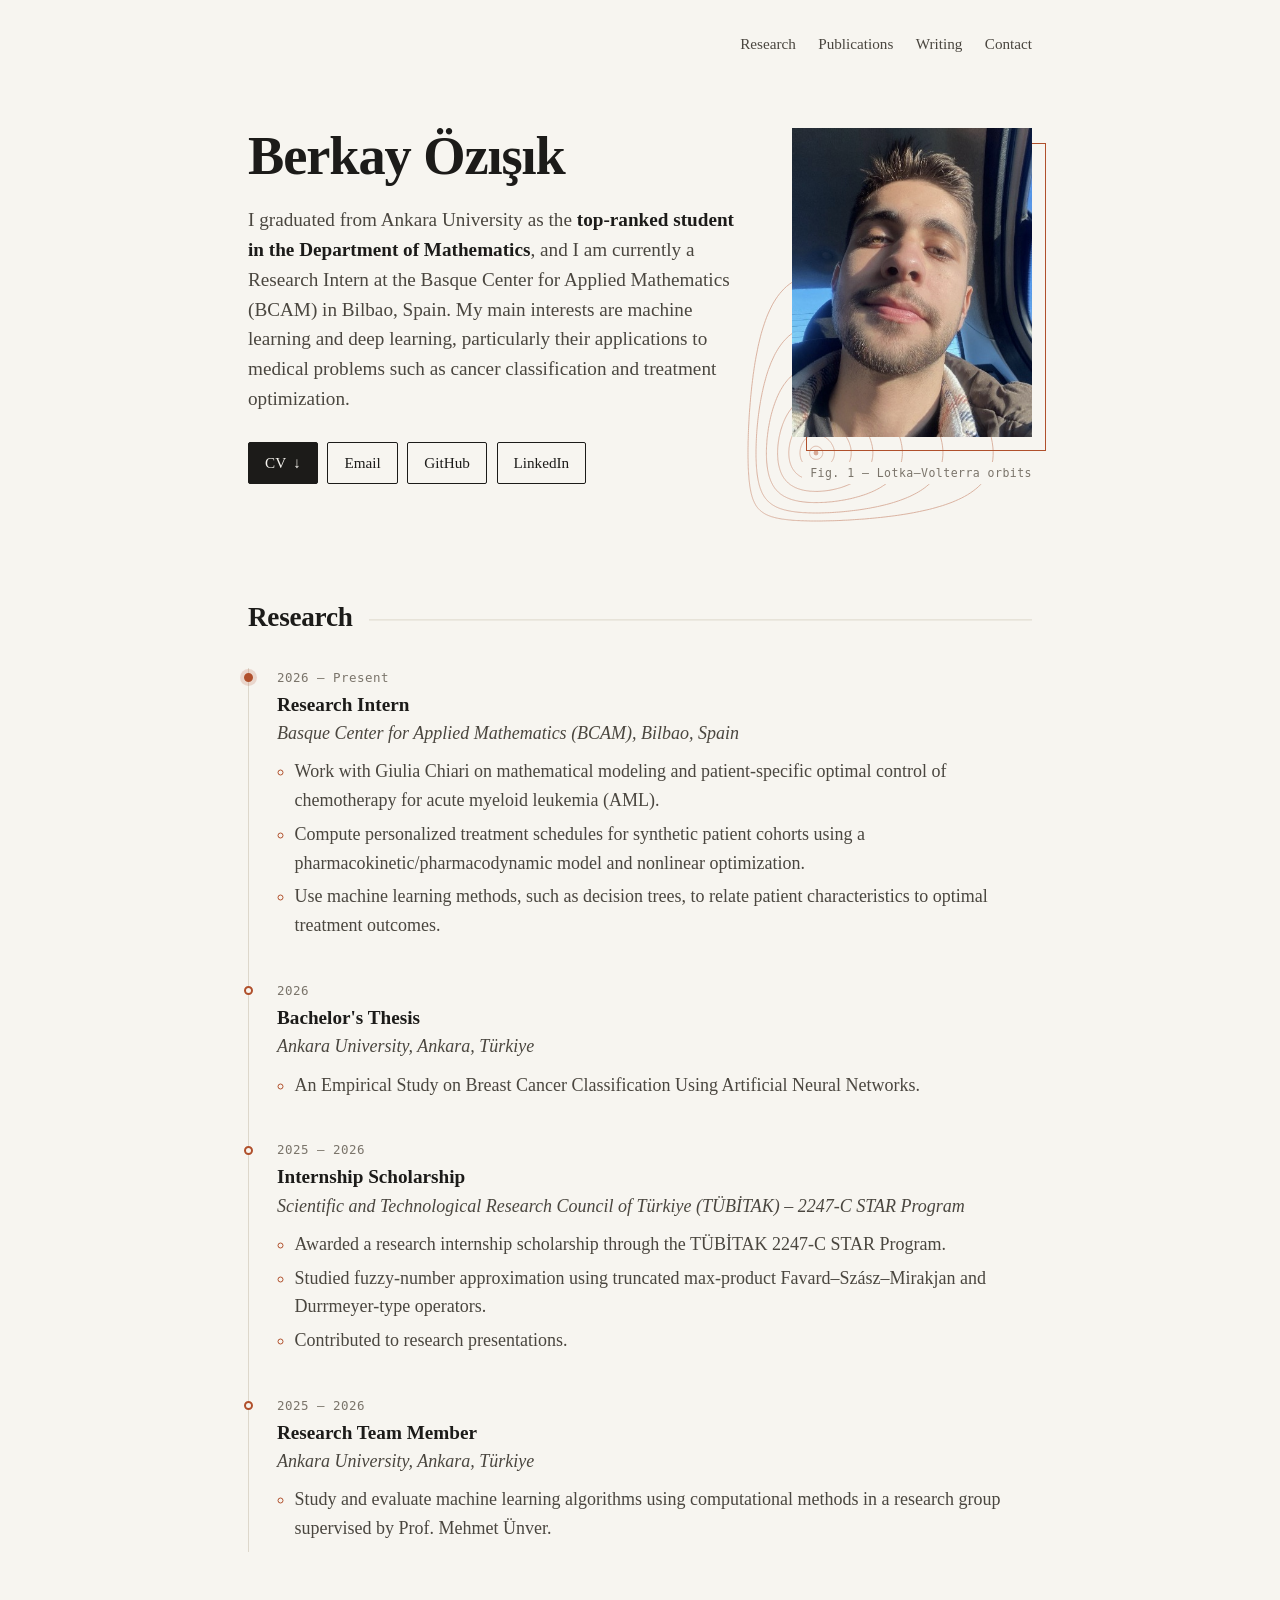
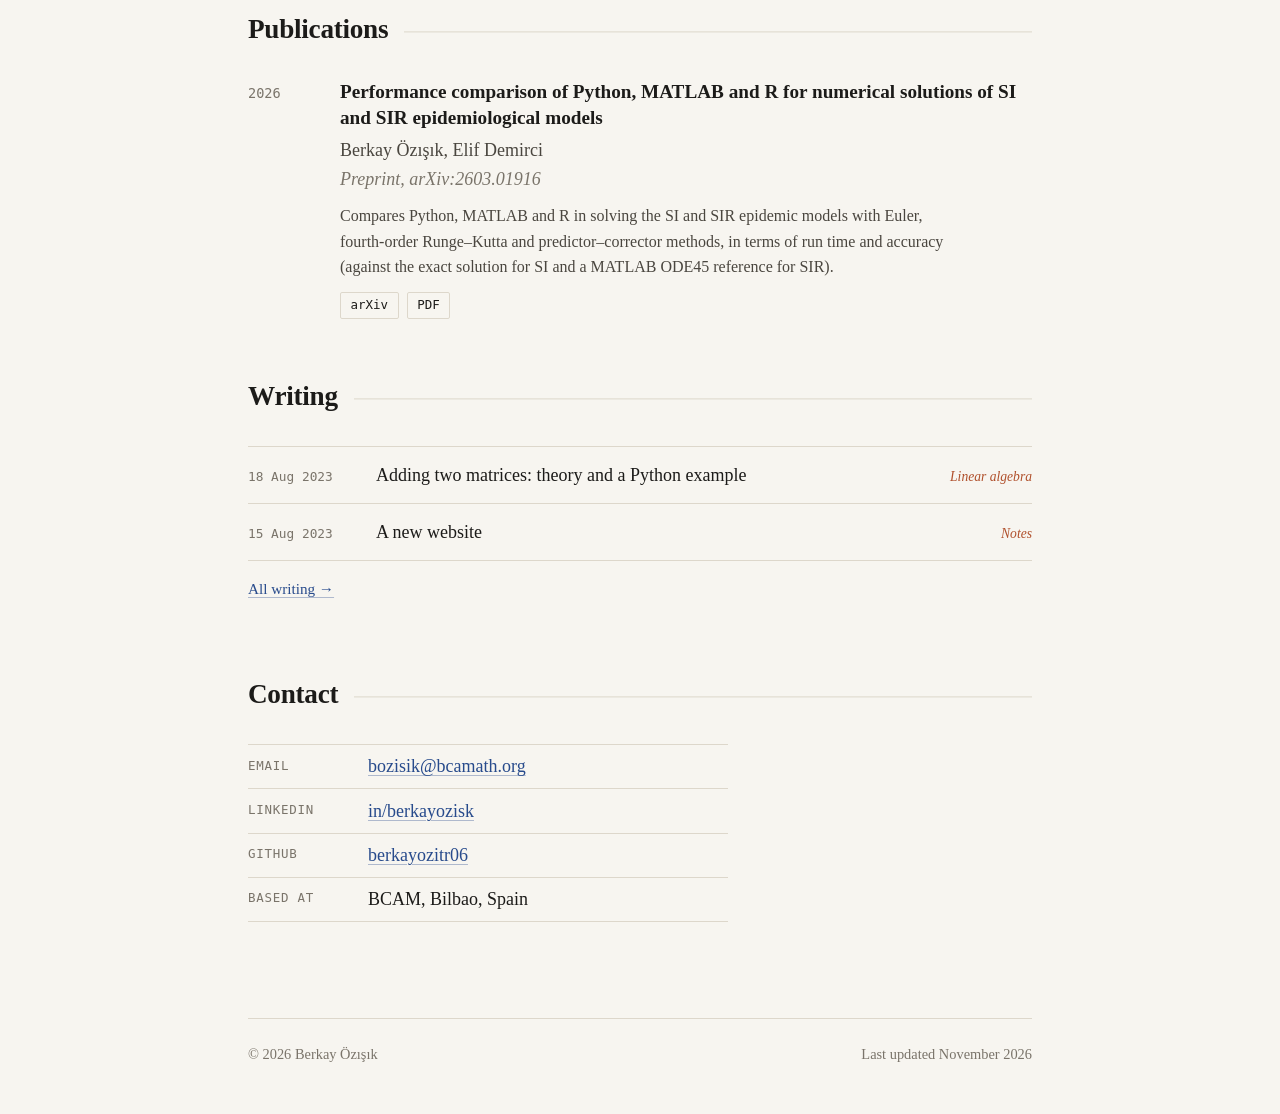
<file: index.html>
<!DOCTYPE html>
<html lang="en">
<head>
    <meta charset="UTF-8">
    <meta name="viewport" content="width=device-width, initial-scale=1.0">
    <title>Berkay Özışık — Machine learning &amp; deep learning</title>
    <meta name="description" content="Berkay Özışık — mathematics graduate of Ankara University (top-ranked in the department) and research intern at BCAM, Bilbao. Interested in machine learning and deep learning.">
    <link rel="icon" href="images/favicon.svg" type="image/svg+xml">
    <link rel="stylesheet" href="css/style.css">
</head>

<body>
<div class="wrap">

    <header class="site-header">
        <nav class="site-nav">
            <a href="#research">Research</a>
            <a href="#publications">Publications</a>
            <a href="writing/index.html">Writing</a>
            <a href="#contact">Contact</a>
        </nav>
    </header>

    <main>

        <!-- ===== Hero ===== -->
        <section class="hero">
            <div>
                <h1>Berkay Özışık</h1>
                <p class="summary">
                    I graduated from Ankara University as the <strong>top-ranked student in the
                    Department of Mathematics</strong>, and I am currently a Research Intern at the
                    Basque Center for Applied Mathematics (BCAM) in Bilbao, Spain. My main interests
                    are machine learning and deep learning, particularly their applications
                    to medical problems such as cancer classification and treatment optimization.
                </p>
                <div class="actions">
                    <!-- Put a public version of your CV at files/berkay-ozisik-cv.pdf -->
                    <a class="btn primary" href="files/berkay-ozisik-cv.pdf">CV <span class="arrow">↓</span></a>
                    <a class="btn" href="mailto:bozisik@bcamath.org">Email</a>
                    <a class="btn" href="https://github.com/berkayozitr06">GitHub</a>
                    <a class="btn" href="https://linkedin.com/in/berkayozisk/">LinkedIn</a>
                </div>
            </div>

            <figure class="portrait">
                <div class="frame">
                    <img src="images/berkay-ozisik.jpg" alt="Photo of Berkay Özışık">
                </div>
                <figcaption>Fig. 1 — Lotka–Volterra orbits</figcaption>
            </figure>
        </section>

        <!-- ===== Research ===== -->
        <section class="section" id="research">
            <div class="section-head"><h2>Research</h2></div>
            <ul class="timeline">
                <li class="current">
                    <span class="when">2026 — Present</span>
                    <h3 class="role">Research Intern</h3>
                    <p class="org">Basque Center for Applied Mathematics (BCAM), Bilbao, Spain</p>
                    <ul class="points">
                        <li>Work with Giulia Chiari on mathematical modeling and patient-specific optimal control of chemotherapy for acute myeloid leukemia (AML).</li>
                        <li>Compute personalized treatment schedules for synthetic patient cohorts using a pharmacokinetic/pharmacodynamic model and nonlinear optimization.</li>
                        <li>Use machine learning methods, such as decision trees, to relate patient characteristics to optimal treatment outcomes.</li>
                    </ul>
                </li>
                <li>
                    <span class="when">2026</span>
                    <h3 class="role">Bachelor's Thesis</h3>
                    <p class="org">Ankara University, Ankara, Türkiye</p>
                    <ul class="points">
                        <li>An Empirical Study on Breast Cancer Classification Using Artificial Neural Networks.</li>
                    </ul>
                </li>
                <li>
                    <span class="when">2025 — 2026</span>
                    <h3 class="role">Internship Scholarship</h3>
                    <p class="org">Scientific and Technological Research Council of Türkiye (TÜBİTAK) – 2247-C STAR Program</p>
                    <ul class="points">
                        <li>Awarded a research internship scholarship through the TÜBİTAK 2247-C STAR Program.</li>
                        <li>Studied fuzzy-number approximation using truncated max-product Favard–Szász–Mirakjan and Durrmeyer-type operators.</li>
                        <li>Contributed to research presentations.</li>
                    </ul>
                </li>
                <li>
                    <span class="when">2025 — 2026</span>
                    <h3 class="role">Research Team Member</h3>
                    <p class="org">Ankara University, Ankara, Türkiye</p>
                    <ul class="points">
                        <li>Study and evaluate machine learning algorithms using computational methods in a research group supervised by Prof. Mehmet Ünver.</li>
                    </ul>
                </li>
            </ul>
        </section>

        <!-- ===== Publications ===== -->
        <section class="section" id="publications">
            <div class="section-head"><h2>Publications</h2></div>
            <div class="pub">
                <span class="year">2026</span>
                <div>
                    <p class="title">Performance comparison of Python, MATLAB and R for numerical solutions of SI and SIR epidemiological models</p>
                    <p class="authors">Berkay Özışık, Elif Demirci</p>
                    <p class="venue">Preprint, arXiv:2603.01916</p>
                    <p class="abstract">
                        Compares Python, MATLAB and R in solving the SI and SIR epidemic models with
                        Euler, fourth-order Runge–Kutta and predictor–corrector methods, in terms of
                        run time and accuracy (against the exact solution for SI and a MATLAB ODE45
                        reference for SIR).
                    </p>
                    <div class="pub-links">
                        <a class="chip-link" href="https://arxiv.org/abs/2603.01916">arXiv</a>
                        <a class="chip-link" href="https://arxiv.org/pdf/2603.01916">PDF</a>
                    </div>
                </div>
            </div>
        </section>

        <!-- ===== Writing ===== -->
        <section class="section" id="writing">
            <div class="section-head"><h2>Writing</h2></div>
            <ul class="post-list">
                <li>
                    <time datetime="2023-08-18">18 Aug 2023</time>
                    <a href="writing/matrix-addition.html">Adding two matrices: theory and a Python example</a>
                    <span class="tag">Linear algebra</span>
                </li>
                <li>
                    <time datetime="2023-08-15">15 Aug 2023</time>
                    <a href="writing/new-website.html">A new website</a>
                    <span class="tag">Notes</span>
                </li>
            </ul>
            <p class="more"><a href="writing/index.html">All writing →</a></p>
        </section>

        <!-- ===== Contact ===== -->
        <section class="section" id="contact">
            <div class="section-head"><h2>Contact</h2></div>
            <div class="contact">
                <ul class="contact-list">
                    <li><span class="label">Email</span> <a href="mailto:bozisik@bcamath.org">bozisik@bcamath.org</a></li>
                    <li><span class="label">LinkedIn</span> <a href="https://linkedin.com/in/berkayozisk/">in/berkayozisk</a></li>
                    <li><span class="label">GitHub</span> <a href="https://github.com/berkayozitr06">berkayozitr06</a></li>
                    <li><span class="label">Based at</span> <span>BCAM, Bilbao, Spain</span></li>
                </ul>
            </div>
        </section>

    </main>

    <footer class="site-footer">
        <span>© 2026 Berkay Özışık</span>
        <span>Last updated November 2026</span>
    </footer>

</div>
</body>
</html>
</file>
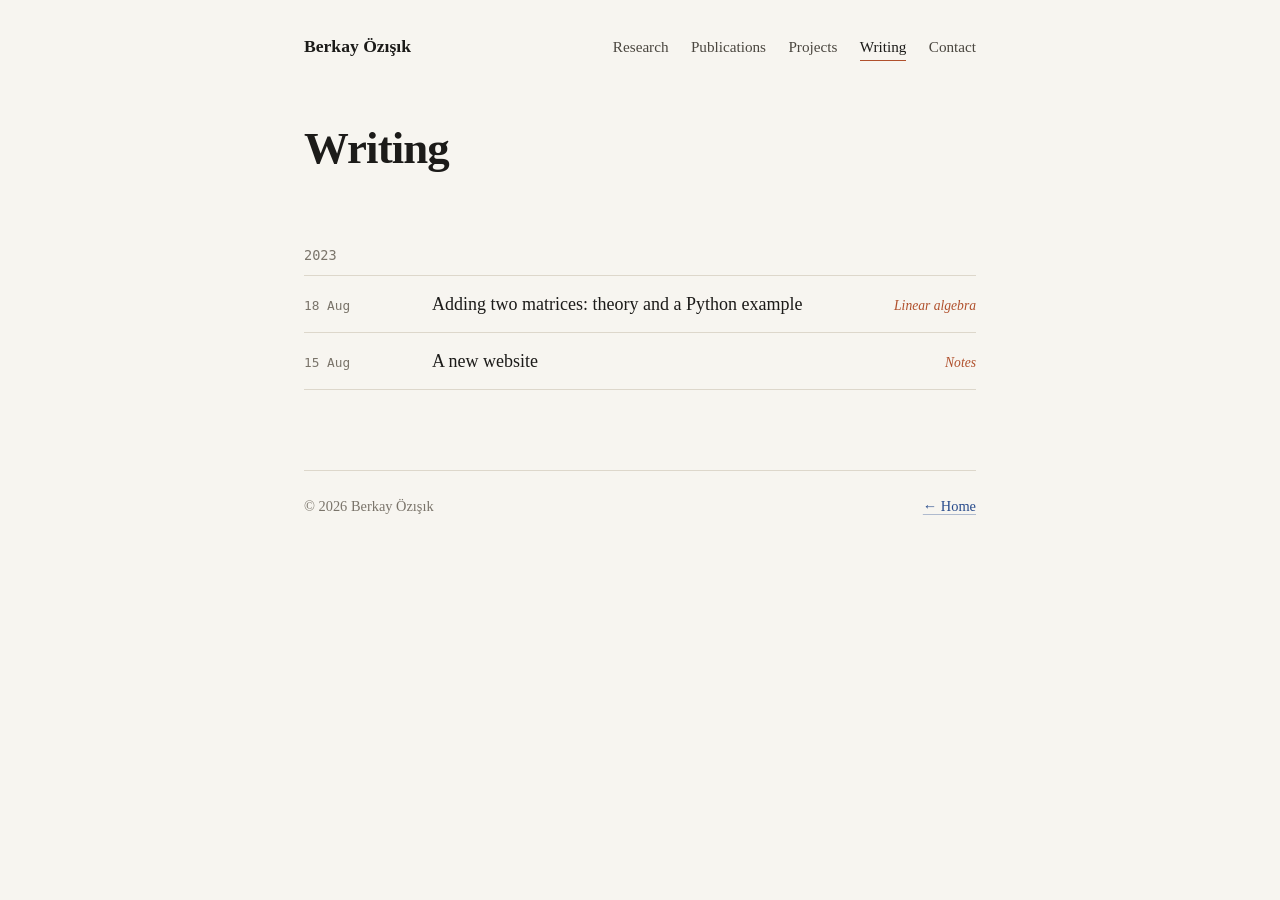
<file: writing/index.html>
<!DOCTYPE html>
<html lang="en">
<head>
    <meta charset="UTF-8">
    <meta name="viewport" content="width=device-width, initial-scale=1.0">
    <title>Writing — Berkay Özışık</title>
    <link rel="icon" href="../images/favicon.svg" type="image/svg+xml">
    <link rel="stylesheet" href="../css/style.css">
</head>

<body>
<div class="wrap narrow">

    <header class="site-header">
        <a class="site-name" href="../index.html">Berkay Özışık</a>
        <nav class="site-nav">
            <a href="../index.html#research">Research</a>
            <a href="../index.html#publications">Publications</a>
            <a href="../index.html#projects">Projects</a>
            <a href="index.html" aria-current="page">Writing</a>
            <a href="../index.html#contact">Contact</a>
        </nav>
    </header>

    <main>

        <div class="page-head">
            <h1>Writing</h1>
        </div>

        <!-- New posts go at the top of the list. Copy one <li> and change it. -->

        <h2 class="year-label">2023</h2>
        <ul class="post-list">
            <li>
                <time datetime="2023-08-18">18 Aug</time>
                <a href="matrix-addition.html">Adding two matrices: theory and a Python example</a>
                <span class="tag">Linear algebra</span>
            </li>
            <li>
                <time datetime="2023-08-15">15 Aug</time>
                <a href="new-website.html">A new website</a>
                <span class="tag">Notes</span>
            </li>
        </ul>

    </main>

    <footer class="site-footer">
        <span>© 2026 Berkay Özışık</span>
        <a href="../index.html">← Home</a>
    </footer>

</div>
</body>
</html>
</file>
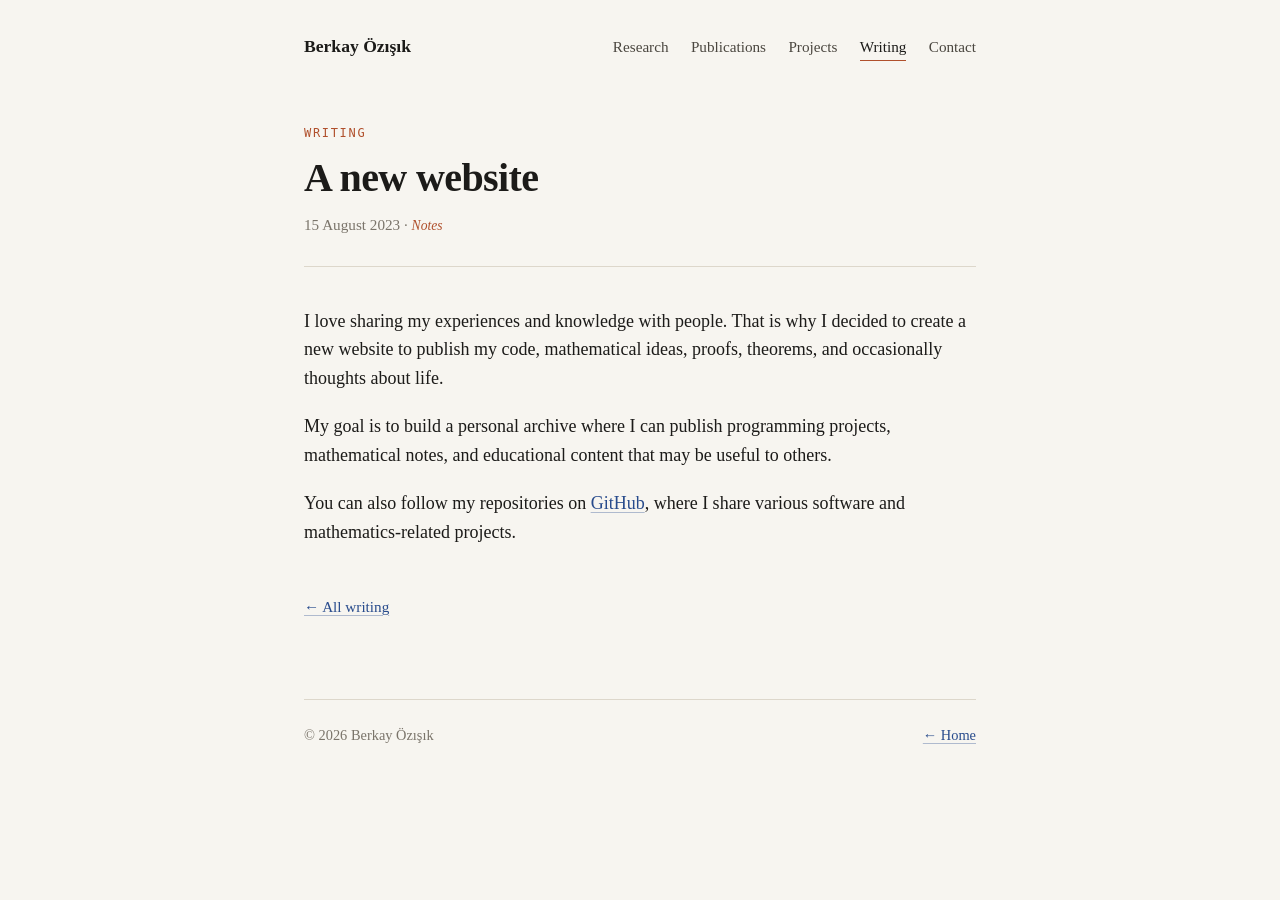
<file: writing/new-website.html>
<!DOCTYPE html>
<html lang="en">
<head>
    <meta charset="UTF-8">
    <meta name="viewport" content="width=device-width, initial-scale=1.0">
    <title>A new website — Berkay Özışık</title>
    <link rel="icon" href="../images/favicon.svg" type="image/svg+xml">
    <link rel="stylesheet" href="../css/style.css">
</head>

<body>
<div class="wrap narrow">

    <header class="site-header">
        <a class="site-name" href="../index.html">Berkay Özışık</a>
        <nav class="site-nav">
            <a href="../index.html#research">Research</a>
            <a href="../index.html#publications">Publications</a>
            <a href="../index.html#projects">Projects</a>
            <a href="index.html" aria-current="page">Writing</a>
            <a href="../index.html#contact">Contact</a>
        </nav>
    </header>

    <main>
        <article class="post">

            <header class="post-header">
                <p class="kicker">Writing</p>
                <h1>A new website</h1>
                <p class="post-meta">
                    <time datetime="2023-08-15">15 August 2023</time> · <span class="tag">Notes</span>
                </p>
            </header>

            <div class="post-body">
                <p>
                    I love sharing my experiences and knowledge with people.
                    That is why I decided to create a new website to publish
                    my code, mathematical ideas, proofs, theorems, and
                    occasionally thoughts about life.
                </p>

                <p>
                    My goal is to build a personal archive where I can publish
                    programming projects, mathematical notes, and educational
                    content that may be useful to others.
                </p>

                <p>
                    You can also follow my repositories on
                    <a href="https://github.com/berkayozitr06">GitHub</a>, where I share
                    various software and mathematics-related projects.
                </p>
            </div>

            <p class="post-end"><a href="index.html">← All writing</a></p>

        </article>
    </main>

    <footer class="site-footer">
        <span>© 2026 Berkay Özışık</span>
        <a href="../index.html">← Home</a>
    </footer>

</div>
</body>
</html>
</file>
<file: css/style.css>
/* ==========================================================
   Berkay Özışık — personal site
   One stylesheet for every page.
   ========================================================== */

:root {
    --paper:   #f7f5f0;
    --card:    #fbfaf6;
    --ink:     #1c1b19;
    --soft:    #4a463f;
    --muted:   #7a746a;
    --rule:    #ddd7cb;
    --tint:    #efebe2;
    --link:    #284b8c;
    --warm:    #b0502c;

    --serif: "Iowan Old Style", "Charter", "Bitstream Charter", "Palatino Linotype", Palatino, Georgia, serif;
    --mono:  ui-monospace, "SF Mono", Menlo, Consolas, "DejaVu Sans Mono", monospace;

    --width: 52rem;
    --text:  42rem;
}

@media (prefers-color-scheme: dark) {
    :root {
        --paper: #191816;
        --card:  #1f1e1b;
        --ink:   #ebe7df;
        --soft:  #c9c3b8;
        --muted: #948d81;
        --rule:  #36332e;
        --tint:  #25231f;
        --link:  #8fb0ec;
        --warm:  #e08a63;
    }
}

*,
*::before,
*::after {
    box-sizing: border-box;
}

html {
    -webkit-text-size-adjust: 100%;
    scroll-behavior: smooth;
}

body {
    margin: 0;
    overflow-x: clip;
    background: var(--paper);
    color: var(--ink);
    font-family: var(--serif);
    font-size: 1.125rem;
    line-height: 1.6;
}

img {
    max-width: 100%;
    display: block;
}

a {
    color: var(--link);
    text-decoration: underline;
    text-decoration-thickness: 1px;
    text-underline-offset: 0.18em;
    text-decoration-color: color-mix(in srgb, var(--link) 35%, transparent);
    transition: color 0.2s, text-decoration-color 0.2s;
}

a:hover {
    text-decoration-color: currentColor;
}

::selection {
    background: color-mix(in srgb, var(--warm) 25%, transparent);
}

/* ---------- Page frame ---------- */

.wrap {
    max-width: var(--width);
    margin: 0 auto;
    padding: 0 1.5rem;
}

.wrap.narrow {
    max-width: calc(var(--text) + 3rem);
}

.site-header {
    display: flex;
    justify-content: space-between;
    align-items: baseline;
    flex-wrap: wrap;
    gap: 0.5rem 2rem;
    padding: 2rem 0 1rem;
}

.site-name {
    font-size: 1.1rem;
    font-weight: 600;
    color: var(--ink);
    text-decoration: none;
}

.site-nav {
    margin-left: auto;
    display: flex;
    flex-wrap: wrap;
    gap: 0.25rem 1.4rem;
    font-size: 0.95rem;
}

.site-nav a {
    position: relative;
    color: var(--soft);
    text-decoration: none;
}

.site-nav a::after {
    content: "";
    position: absolute;
    left: 0;
    right: 0;
    bottom: -2px;
    height: 1px;
    background: var(--warm);
    transform: scaleX(0);
    transform-origin: left;
    transition: transform 0.25s ease;
}

.site-nav a:hover,
.site-nav a[aria-current="page"] {
    color: var(--ink);
}

.site-nav a:hover::after,
.site-nav a[aria-current="page"]::after {
    transform: scaleX(1);
}

.site-footer {
    margin-top: 5rem;
    padding: 1.5rem 0 3rem;
    border-top: 1px solid var(--rule);
    display: flex;
    justify-content: space-between;
    flex-wrap: wrap;
    gap: 0.5rem 2rem;
    font-size: 0.9rem;
    color: var(--muted);
}

/* Small uppercase label used in several places */
.kicker {
    font-family: var(--mono);
    font-size: 0.75rem;
    letter-spacing: 0.14em;
    text-transform: uppercase;
    color: var(--warm);
}

/* ---------- Hero ---------- */

.hero {
    display: grid;
    grid-template-columns: 1fr 15rem;
    gap: 3.5rem;
    align-items: center;
    padding: 3.5rem 0 4.5rem;
}

.hero .kicker {
    margin: 0 0 1rem;
}

.hero h1 {
    margin: 0 0 1.25rem;
    font-size: 3.4rem;
    line-height: 1.05;
    font-weight: 600;
    letter-spacing: -0.02em;
}

.hero h1 em {
    font-weight: 400;
    color: var(--warm);
}

.hero .summary strong {
    font-weight: 600;
    color: var(--ink);
}

.hero .summary {
    margin: 0 0 1.75rem;
    max-width: 34rem;
    font-size: 1.2rem;
    line-height: 1.55;
    color: var(--soft);
}

.actions {
    display: flex;
    flex-wrap: wrap;
    gap: 0.6rem;
}

.btn {
    display: inline-flex;
    align-items: center;
    gap: 0.45rem;
    padding: 0.5rem 1rem;
    border: 1px solid var(--ink);
    border-radius: 2px;
    color: var(--ink);
    font-size: 0.95rem;
    text-decoration: none;
    transition: background 0.2s, color 0.2s, border-color 0.2s;
}

.btn:hover {
    background: var(--ink);
    color: var(--paper);
}

.btn.primary {
    background: var(--ink);
    color: var(--paper);
}

.btn.primary:hover {
    background: var(--warm);
    border-color: var(--warm);
}

.btn .arrow {
    transition: transform 0.2s;
}

.btn:hover .arrow {
    transform: translateY(2px);
}

/* Photo with an offset frame and phase-plane orbits behind it */
.portrait {
    justify-self: end;
    width: 15rem;
    margin: 0;
}

.frame {
    position: relative;
}

.frame::before {
    content: "";
    position: absolute;
    width: 20rem;
    height: 20rem;
    left: -4.5rem;
    bottom: -7rem;
    background: url("../images/orbits.svg") center / contain no-repeat;
    opacity: 0.45;
    z-index: 0;
    pointer-events: none;
}

.frame::after {
    content: "";
    position: absolute;
    inset: 0.9rem -0.9rem -0.9rem 0.9rem;
    border: 1px solid var(--warm);
    z-index: 1;
}

.frame img {
    position: relative;
    z-index: 2;
    width: 100%;
    aspect-ratio: 7 / 9;
    object-fit: cover;
    filter: saturate(0.9) contrast(1.02);
}

.portrait figcaption {
    position: relative;
    z-index: 2;
    margin-top: 1.6rem;
    font-family: var(--mono);
    font-size: 0.72rem;
    letter-spacing: 0.04em;
    color: var(--muted);
    width: fit-content;
    margin-left: auto;
    padding: 0.1rem 0 0.1rem 0.5rem;
    background: var(--paper);
    white-space: nowrap;
}

/* ---------- Sections ---------- */

.section {
    padding: 2.5rem 0 1rem;
    scroll-margin-top: 1rem;
}

.section-head {
    display: flex;
    align-items: baseline;
    gap: 1rem;
    margin-bottom: 1.75rem;
}

.section-head h2 {
    margin: 0;
    font-size: 1.7rem;
    font-weight: 600;
    letter-spacing: -0.01em;
    white-space: nowrap;
}

.section-head::after {
    content: "";
    flex: 1;
    height: 1px;
    background: var(--rule);
    transform: translateY(-0.35rem);
}

/* ---------- Timeline (experience, education) ---------- */

.timeline {
    list-style: none;
    margin: 0;
    padding: 0 0 0 1.75rem;
    border-left: 1px solid var(--rule);
}

.timeline > li {
    position: relative;
    padding-bottom: 2.25rem;
}

.timeline > li:last-child {
    padding-bottom: 0.25rem;
}

.timeline > li::before {
    content: "";
    position: absolute;
    left: calc(-1.75rem - 5px);
    top: 0.35rem;
    width: 9px;
    height: 9px;
    border-radius: 50%;
    background: var(--paper);
    border: 2px solid var(--warm);
}

.timeline > li.current::before {
    background: var(--warm);
    box-shadow: 0 0 0 4px color-mix(in srgb, var(--warm) 18%, transparent);
}

.when {
    display: block;
    font-family: var(--mono);
    font-size: 0.78rem;
    letter-spacing: 0.04em;
    color: var(--muted);
    margin-bottom: 0.25rem;
}

.role {
    margin: 0;
    font-size: 1.2rem;
    font-weight: 600;
    line-height: 1.35;
}

.org {
    margin: 0.1rem 0 0.6rem;
    color: var(--soft);
    font-style: italic;
}

.points {
    margin: 0;
    padding-left: 1.1rem;
    color: var(--soft);
}

.points li {
    margin: 0.3rem 0;
}

.points li::marker {
    color: var(--warm);
}

.desc {
    margin: 0.35rem 0 0;
    max-width: 38rem;
    color: var(--soft);
}

.tools {
    margin: 0.6rem 0 0;
    font-family: var(--mono);
    font-size: 0.75rem;
    letter-spacing: 0.06em;
    text-transform: uppercase;
    color: var(--warm);
}

/* ---------- Publications ---------- */

.pub {
    display: grid;
    grid-template-columns: 4.5rem 1fr;
    gap: 1.25rem;
}

.pub .year {
    font-family: var(--mono);
    font-size: 0.85rem;
    color: var(--muted);
    padding-top: 0.2rem;
}

.pub .title {
    margin: 0 0 0.3rem;
    font-size: 1.2rem;
    font-weight: 600;
    line-height: 1.35;
}

.pub .authors {
    margin: 0;
    color: var(--soft);
}

.pub .authors b {
    color: var(--ink);
    font-weight: 600;
}

.pub .venue {
    margin: 0;
    color: var(--muted);
    font-style: italic;
}

.pub .abstract {
    margin: 0.6rem 0 0;
    max-width: 38rem;
    font-size: 1rem;
    color: var(--soft);
}

.pub-links {
    display: flex;
    gap: 0.5rem;
    margin-top: 0.75rem;
}

.chip-link {
    padding: 0.15rem 0.6rem;
    border: 1px solid var(--rule);
    border-radius: 2px;
    font-family: var(--mono);
    font-size: 0.78rem;
    color: var(--ink);
    text-decoration: none;
}

.chip-link:hover {
    border-color: var(--warm);
    color: var(--warm);
}

/* ---------- Writing list (home + writing index) ---------- */

.post-list {
    list-style: none;
    margin: 0;
    padding: 0;
    border-top: 1px solid var(--rule);
}

.post-list li {
    display: grid;
    grid-template-columns: 7rem 1fr auto;
    gap: 1rem;
    align-items: baseline;
    padding: 0.85rem 0;
    border-bottom: 1px solid var(--rule);
}

.post-list time {
    font-family: var(--mono);
    font-size: 0.8rem;
    color: var(--muted);
}

.post-list a {
    color: var(--ink);
    text-decoration: none;
}

.post-list a:hover {
    color: var(--warm);
}

.tag {
    font-size: 0.85rem;
    font-style: italic;
    color: var(--warm);
}

.more {
    margin-top: 1rem;
    font-size: 0.95rem;
}

/* ---------- Contact ---------- */

.contact {
    max-width: 30rem;
}

.contact .lead {
    margin: 0;
    font-size: 1.35rem;
    line-height: 1.45;
}

.contact .lead a {
    color: var(--warm);
}

.contact-list {
    list-style: none;
    margin: 0;
    padding: 0;
}

.contact-list li {
    display: grid;
    grid-template-columns: 6.5rem 1fr;
    gap: 1rem;
    padding: 0.45rem 0;
    border-bottom: 1px solid var(--rule);
}

.contact-list li:first-child {
    border-top: 1px solid var(--rule);
}

.contact-list .label {
    font-family: var(--mono);
    font-size: 0.78rem;
    letter-spacing: 0.06em;
    text-transform: uppercase;
    color: var(--muted);
    padding-top: 0.2rem;
}

/* ---------- Writing index page ---------- */

.page-head {
    padding: 3rem 0 2rem;
}

.page-head .kicker {
    margin: 0 0 0.75rem;
    color: var(--warm);
}

.page-head h1 {
    margin: 0 0 0.5rem;
    font-size: 2.8rem;
    line-height: 1.1;
    font-weight: 600;
    letter-spacing: -0.02em;
}

.page-head p {
    margin: 0;
    color: var(--soft);
}

.year-label {
    margin: 2rem 0 0.5rem;
    font-family: var(--mono);
    font-size: 0.85rem;
    font-weight: 400;
    color: var(--muted);
}

/* ---------- Article ---------- */

.post {
    padding: 3rem 0 0;
}

.post-header {
    margin-bottom: 2.5rem;
    padding-bottom: 1.75rem;
    border-bottom: 1px solid var(--rule);
}

.post-header .kicker {
    margin: 0 0 0.75rem;
}

.post-header h1 {
    margin: 0 0 0.75rem;
    font-size: 2.5rem;
    line-height: 1.15;
    font-weight: 600;
    letter-spacing: -0.015em;
}

.post-meta {
    margin: 0;
    color: var(--muted);
    font-size: 0.95rem;
}

.post-body h2 {
    margin: 2.5rem 0 0.75rem;
    font-size: 1.35rem;
    font-weight: 600;
}

.post-body p {
    margin: 0 0 1.2rem;
}

.post-body code {
    font-family: var(--mono);
    font-size: 0.88em;
    background: var(--tint);
    padding: 0.08em 0.3em;
    border-radius: 3px;
}

.post-body pre {
    margin: 1.5rem 0;
    padding: 1.1rem 1.25rem;
    background: var(--tint);
    border-left: 3px solid var(--warm);
    overflow-x: auto;
    font-size: 0.9rem;
    line-height: 1.55;
}

.post-body pre code {
    background: none;
    padding: 0;
    font-size: inherit;
}

.equation {
    margin: 1.5rem 0;
    overflow-x: auto;
    overflow-y: hidden;
}

.post-end {
    margin-top: 3rem;
    font-size: 0.95rem;
}

/* ---------- Gentle entrance ---------- */

@media (prefers-reduced-motion: no-preference) {
    .hero > *,
    .section {
        animation: rise 0.7s ease both;
    }

    .hero .portrait { animation-delay: 0.12s; }
    .section:nth-of-type(2) { animation-delay: 0.15s; }
    .section:nth-of-type(3) { animation-delay: 0.22s; }

    @keyframes rise {
        from { opacity: 0; transform: translateY(10px); }
        to   { opacity: 1; transform: none; }
    }
}

/* ---------- Small screens ---------- */

@media (max-width: 760px) {
    body {
        font-size: 1.0625rem;
    }

    .hero {
        grid-template-columns: 1fr;
        gap: 2.5rem;
        padding: 2rem 0 3rem;
    }

    .hero h1 {
        font-size: 2.5rem;
    }

    .hero .summary strong {
    font-weight: 600;
    color: var(--ink);
}

.hero .summary {
        font-size: 1.1rem;
    }

    .portrait {
        justify-self: start;
        width: 11rem;
        order: -1;
        margin-left: 0.5rem;
    }

    .frame::before {
        left: auto;
        right: -8rem;
        bottom: -3.5rem;
        width: 15rem;
        height: 15rem;
    }

    .portrait figcaption {
        margin-left: 0;
        padding: 0.1rem 0.5rem 0.1rem 0;
    }

    .cards,
    .contact {
        grid-template-columns: 1fr;
    }

    .contact {
        gap: 1.5rem;
    }


    .pub {
        grid-template-columns: 1fr;
        gap: 0.25rem;
    }

    .post-list li {
        grid-template-columns: 1fr;
        gap: 0.1rem;
    }

    .page-head h1,
    .post-header h1 {
        font-size: 2rem;
    }
}
</file>
